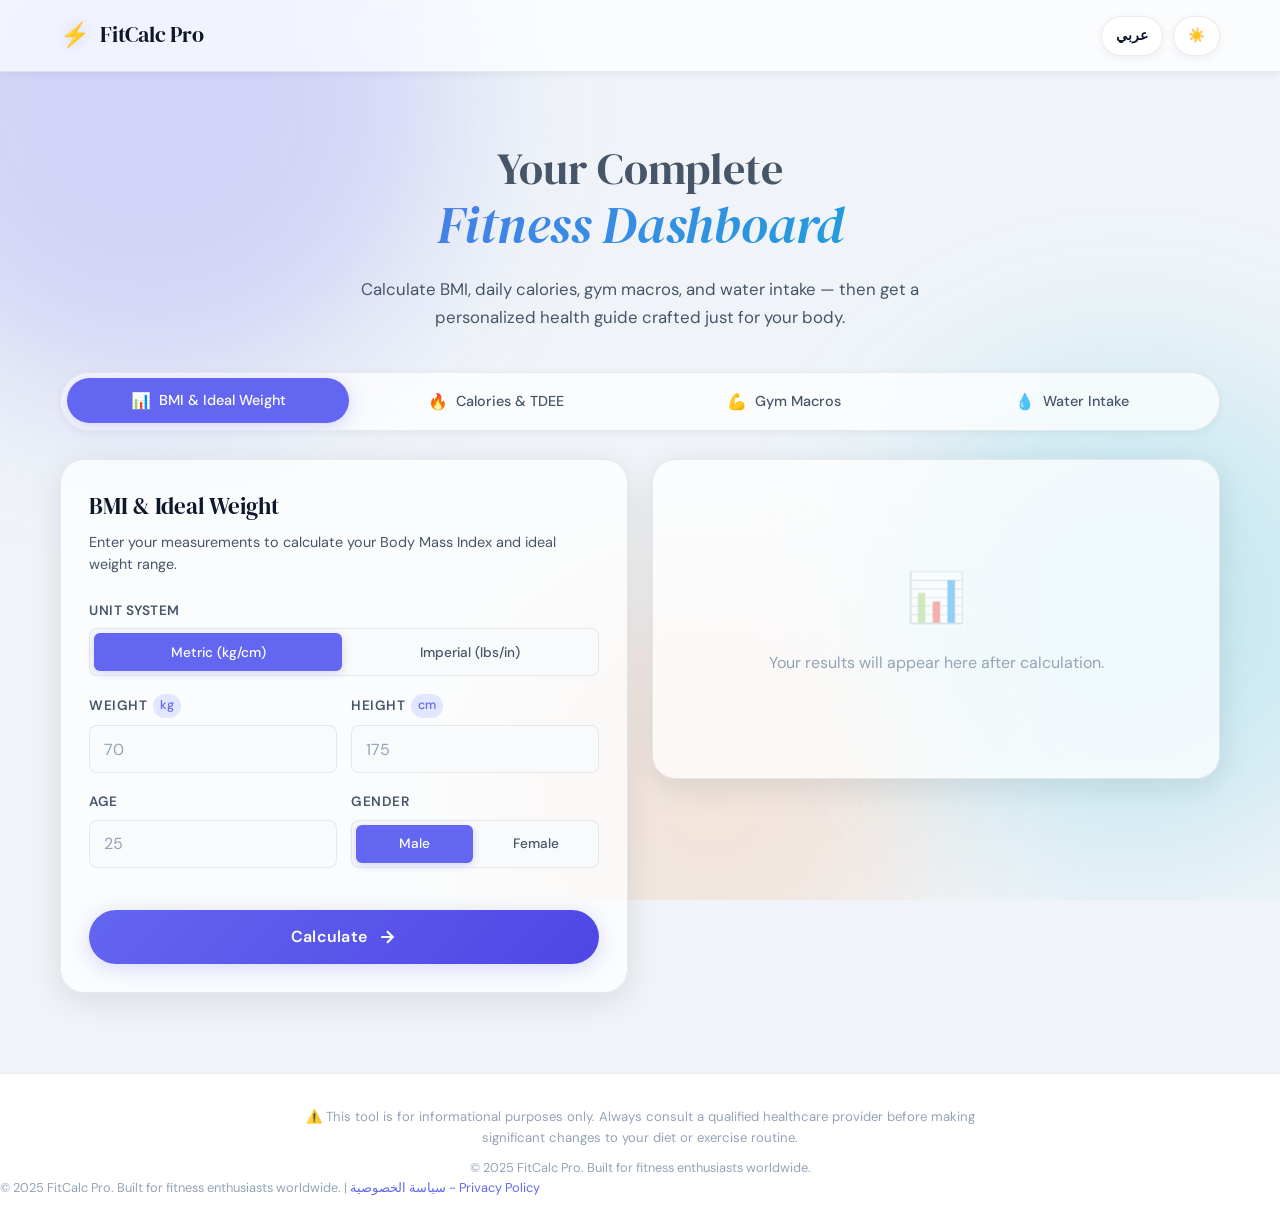
<file: index.html>
<!DOCTYPE html>
<html lang="en" dir="ltr" data-theme="light">
<head>
  <meta name="google-site-verification" content="G4dGzrAAOwLcqTyXN6_2MMXfRY1mqJXQ67NcwRz4MTI" />
  <meta name="google-site-verification" content="V1YOfBaalGSTcPQz6FaPjVjPdvSEZ8A1jnGacnP_oE8" />
  <meta charset="UTF-8" />
  <meta name="viewport" content="width=device-width, initial-scale=1.0" />
  <meta name="description" content="Free professional Fitness Calculator: BMI, Daily Calories (TDEE), Gym Macros, and Water Intake. Get personalized health advice instantly." />
  <meta name="keywords" content="BMI calculator, calorie calculator, TDEE, macros calculator, water intake, fitness, weight loss, muscle gain, health" />
  <meta property="og:title" content="FitCalc Pro — BMI, Calories, Macros & Water Calculator" />
  <meta property="og:description" content="Your all-in-one fitness dashboard. Calculate BMI, calories, macros, and water intake with personalized guidance." />
  <meta name="theme-color" content="#0f172a" />
  <title>FitCalc Pro — BMI, Calories, Macros & Water Calculator</title>
  <link rel="preconnect" href="https://fonts.googleapis.com" />
  <link rel="preconnect" href="https://fonts.gstatic.com" crossorigin />
  <link href="https://fonts.googleapis.com/css2?family=DM+Sans:ital,opsz,wght@0,9..40,300;0,9..40,400;0,9..40,500;0,9..40,600;0,9..40,700;1,9..40,400&family=DM+Serif+Display:ital@0;1&family=Cairo:wght@300;400;500;600;700&display=swap" rel="stylesheet" />
  <link rel="stylesheet" href="style.css" />
</head>
<body>

  <!-- ===== BACKGROUND MESH ===== -->
  <div class="bg-mesh" aria-hidden="true">
    <div class="mesh-orb mesh-orb--1"></div>
    <div class="mesh-orb mesh-orb--2"></div>
    <div class="mesh-orb mesh-orb--3"></div>
  </div>

  <!-- ===== HEADER ===== -->
  <header class="site-header">
    <div class="header-inner container">
      <div class="logo">
        <span class="logo-icon" aria-hidden="true">⚡</span>
        <span class="logo-text" data-i18n="appName">FitCalc Pro</span>
      </div>
      <div class="header-controls">
        <button class="btn-icon" id="langToggle" aria-label="Toggle language" title="العربية / English">
          <span class="lang-label" id="langLabel">عربي</span>
        </button>
        <button class="btn-icon" id="themeToggle" aria-label="Toggle theme">
          <span class="theme-icon theme-icon--light" aria-hidden="true">☀️</span>
          <span class="theme-icon theme-icon--dark" aria-hidden="true">🌙</span>
        </button>
      </div>
    </div>
  </header>

  <!-- ===== HERO ===== -->
  <section class="hero">
    <div class="container">
      <h1 class="hero-title">
        <span class="hero-title--line1" data-i18n="heroLine1">Your Complete</span>
        <em class="hero-title--accent" data-i18n="heroLine2">Fitness Dashboard</em>
      </h1>
      <p class="hero-sub" data-i18n="heroSub">
        Calculate BMI, daily calories, gym macros, and water intake — then get a personalized health guide crafted just for your body.
      </p>
    </div>
  </section>

  <!-- ===== MAIN APP ===== -->
  <main class="app-main container">

    <!-- TAB NAV -->
    <nav class="tab-nav" role="tablist" aria-label="Calculator tools">
      <button class="tab-btn active" role="tab" aria-selected="true" aria-controls="tab-bmi" data-tab="bmi">
        <span class="tab-icon" aria-hidden="true">📊</span>
        <span data-i18n="tabBMI">BMI & Ideal Weight</span>
      </button>
      <button class="tab-btn" role="tab" aria-selected="false" aria-controls="tab-calories" data-tab="calories">
        <span class="tab-icon" aria-hidden="true">🔥</span>
        <span data-i18n="tabCalories">Calories & TDEE</span>
      </button>
      <button class="tab-btn" role="tab" aria-selected="false" aria-controls="tab-macros" data-tab="macros">
        <span class="tab-icon" aria-hidden="true">💪</span>
        <span data-i18n="tabMacros">Gym Macros</span>
      </button>
      <button class="tab-btn" role="tab" aria-selected="false" aria-controls="tab-water" data-tab="water">
        <span class="tab-icon" aria-hidden="true">💧</span>
        <span data-i18n="tabWater">Water Intake</span>
      </button>
    </nav>

    <!-- ============================================================ -->
    <!-- TAB 1: BMI & IDEAL WEIGHT -->
    <!-- ============================================================ -->
    <section class="tab-panel active" id="tab-bmi" role="tabpanel" aria-labelledby="btn-bmi">
      <div class="panel-grid">

        <!-- INPUT CARD -->
        <div class="card card--input">
          <div class="card-header">
            <h2 class="card-title" data-i18n="bmiTitle">BMI & Ideal Weight</h2>
            <p class="card-desc" data-i18n="bmiDesc">Enter your measurements to calculate your Body Mass Index and ideal weight range.</p>
          </div>

          <div class="form-group">
            <label class="form-label" for="bmi-unit" data-i18n="unitSystem">Unit System</label>
            <div class="segmented-control" id="bmi-unit-control">
              <button class="seg-btn active" data-unit="metric" data-i18n="metric">Metric (kg/cm)</button>
              <button class="seg-btn" data-unit="imperial" data-i18n="imperial">Imperial (lbs/in)</button>
            </div>
          </div>

          <div class="form-row">
            <div class="form-group">
              <label class="form-label" for="bmi-weight">
                <span data-i18n="weight">Weight</span>
                <span class="unit-label" id="weightUnitLabel">kg</span>
              </label>
              <input class="form-input" type="number" id="bmi-weight" min="1" max="500" placeholder="70" autocomplete="off" />
            </div>
            <div class="form-group">
              <label class="form-label" for="bmi-height">
                <span data-i18n="height">Height</span>
                <span class="unit-label" id="heightUnitLabel">cm</span>
              </label>
              <input class="form-input" type="number" id="bmi-height" min="1" max="300" placeholder="175" autocomplete="off" />
            </div>
          </div>

          <div class="form-row">
            <div class="form-group">
              <label class="form-label" for="bmi-age" data-i18n="age">Age</label>
              <input class="form-input" type="number" id="bmi-age" min="5" max="120" placeholder="25" autocomplete="off" />
            </div>
            <div class="form-group">
              <label class="form-label" data-i18n="gender">Gender</label>
              <div class="segmented-control" id="bmi-gender-control">
                <button class="seg-btn active" data-gender="male" data-i18n="male">Male</button>
                <button class="seg-btn" data-gender="female" data-i18n="female">Female</button>
              </div>
            </div>
          </div>

          <button class="btn-calculate" id="calcBMI">
            <span data-i18n="calculate">Calculate</span>
            <svg class="btn-arrow" viewBox="0 0 24 24" fill="none" stroke="currentColor" stroke-width="2.5"><path d="M5 12h14M12 5l7 7-7 7"/></svg>
          </button>
        </div>

        <!-- RESULT CARD -->
        <div class="card card--result" id="bmi-results" aria-live="polite">
          <div class="result-placeholder" id="bmi-placeholder">
            <div class="placeholder-icon" aria-hidden="true">📊</div>
            <p data-i18n="resultPlaceholder">Your results will appear here after calculation.</p>
          </div>

          <div class="result-content hidden" id="bmi-result-content">
            <div class="bmi-score-wrap">
              <div class="bmi-score-circle">
                <span class="bmi-score-value" id="bmiValue">--</span>
                <span class="bmi-score-label" data-i18n="bmiLabel">BMI</span>
              </div>
              <div class="bmi-score-info">
                <span class="bmi-status-badge" id="bmiStatusBadge">--</span>
                <p class="bmi-range-text" id="bmiRangeText"></p>
              </div>
            </div>

            <!-- GAUGE -->
            <div class="bmi-gauge-wrap">
              <div class="bmi-gauge" aria-hidden="true">
                <div class="gauge-track">
                  <div class="gauge-segment seg--underweight"></div>
                  <div class="gauge-segment seg--healthy"></div>
                  <div class="gauge-segment seg--overweight"></div>
                  <div class="gauge-segment seg--obese"></div>
                </div>
                <div class="gauge-needle" id="gaugeNeedle"></div>
                <div class="gauge-labels">
                  <span data-i18n="underweight">Underweight</span>
                  <span data-i18n="healthy">Healthy</span>
                  <span data-i18n="overweight">Overweight</span>
                  <span data-i18n="obese">Obese</span>
                </div>
              </div>
            </div>

            <!-- IDEAL WEIGHT -->
            <div class="ideal-weight-card">
              <h3 class="iw-title" data-i18n="idealWeightTitle">Ideal Weight Range</h3>
              <div class="iw-range">
                <div class="iw-item">
                  <span class="iw-method">Hamwi</span>
                  <span class="iw-value" id="iwHamwi">--</span>
                </div>
                <div class="iw-item">
                  <span class="iw-method">Devine</span>
                  <span class="iw-value" id="iwDevine">--</span>
                </div>
                <div class="iw-item">
                  <span class="iw-method">Robinson</span>
                  <span class="iw-value" id="iwRobinson">--</span>
                </div>
                <div class="iw-item iw-item--highlight">
                  <span class="iw-method" data-i18n="average">Average</span>
                  <span class="iw-value" id="iwAverage">--</span>
                </div>
              </div>
            </div>

            <button class="btn-export" id="exportBMI">
              <span aria-hidden="true">⬇</span>
              <span data-i18n="exportReport">Download Report</span>
            </button>
          </div>
        </div>
      </div>

      <!-- DYNAMIC ARTICLE -->
      <div class="article-section hidden" id="bmi-article" aria-live="polite"></div>
    </section>

    <!-- ============================================================ -->
    <!-- TAB 2: CALORIES & TDEE -->
    <!-- ============================================================ -->
    <section class="tab-panel" id="tab-calories" role="tabpanel">
      <div class="panel-grid">

        <div class="card card--input">
          <div class="card-header">
            <h2 class="card-title" data-i18n="calTitle">Daily Calories & TDEE</h2>
            <p class="card-desc" data-i18n="calDesc">Uses the Mifflin-St Jeor Equation to estimate your Basal Metabolic Rate and Total Daily Energy Expenditure.</p>
          </div>

          <div class="form-group">
            <label class="form-label" data-i18n="unitSystem">Unit System</label>
            <div class="segmented-control" id="cal-unit-control">
              <button class="seg-btn active" data-unit="metric" data-i18n="metric">Metric (kg/cm)</button>
              <button class="seg-btn" data-unit="imperial" data-i18n="imperial">Imperial (lbs/in)</button>
            </div>
          </div>

          <div class="form-row">
            <div class="form-group">
              <label class="form-label" for="cal-weight">
                <span data-i18n="weight">Weight</span>
                <span class="unit-label" id="calWeightUnitLabel">kg</span>
              </label>
              <input class="form-input" type="number" id="cal-weight" min="1" placeholder="70" autocomplete="off" />
            </div>
            <div class="form-group">
              <label class="form-label" for="cal-height">
                <span data-i18n="height">Height</span>
                <span class="unit-label" id="calHeightUnitLabel">cm</span>
              </label>
              <input class="form-input" type="number" id="cal-height" min="1" placeholder="175" autocomplete="off" />
            </div>
          </div>

          <div class="form-row">
            <div class="form-group">
              <label class="form-label" for="cal-age" data-i18n="age">Age</label>
              <input class="form-input" type="number" id="cal-age" min="5" max="120" placeholder="25" autocomplete="off" />
            </div>
            <div class="form-group">
              <label class="form-label" data-i18n="gender">Gender</label>
              <div class="segmented-control" id="cal-gender-control">
                <button class="seg-btn active" data-gender="male" data-i18n="male">Male</button>
                <button class="seg-btn" data-gender="female" data-i18n="female">Female</button>
              </div>
            </div>
          </div>

          <div class="form-group">
            <label class="form-label" for="cal-activity" data-i18n="activityLevel">Activity Level</label>
            <select class="form-select" id="cal-activity">
              <option value="1.2" data-i18n="actSedentary">Sedentary (desk job, little/no exercise)</option>
              <option value="1.375" data-i18n="actLight">Lightly Active (1–3 days/week)</option>
              <option value="1.55" data-i18n="actModerate">Moderately Active (3–5 days/week)</option>
              <option value="1.725" data-i18n="actVery">Very Active (6–7 days/week)</option>
              <option value="1.9" data-i18n="actAthlete">Athlete (2x/day, intense training)</option>
            </select>
          </div>

          <div class="form-group">
            <label class="form-label" data-i18n="goal">Your Goal</label>
            <div class="goal-control" id="cal-goal-control">
              <button class="goal-btn" data-goal="lose" data-i18n="goalLose">🔥 Lose Weight</button>
              <button class="goal-btn active" data-goal="maintain" data-i18n="goalMaintain">⚖️ Maintain</button>
              <button class="goal-btn" data-goal="gain" data-i18n="goalGain">💪 Gain Muscle</button>
            </div>
          </div>

          <button class="btn-calculate" id="calcCalories">
            <span data-i18n="calculate">Calculate</span>
            <svg class="btn-arrow" viewBox="0 0 24 24" fill="none" stroke="currentColor" stroke-width="2.5"><path d="M5 12h14M12 5l7 7-7 7"/></svg>
          </button>
        </div>

        <div class="card card--result" id="cal-results" aria-live="polite">
          <div class="result-placeholder" id="cal-placeholder">
            <div class="placeholder-icon" aria-hidden="true">🔥</div>
            <p data-i18n="resultPlaceholder">Your results will appear here after calculation.</p>
          </div>

          <div class="result-content hidden" id="cal-result-content">
            <div class="cal-main-result">
              <div class="cal-metric">
                <span class="cal-metric-value" id="bmrValue">--</span>
                <span class="cal-metric-label" data-i18n="bmrLabel">BMR (Base)</span>
                <span class="cal-metric-hint" data-i18n="bmrHint">Calories at rest</span>
              </div>
              <div class="cal-divider" aria-hidden="true">→</div>
              <div class="cal-metric cal-metric--primary">
                <span class="cal-metric-value" id="tdeeValue">--</span>
                <span class="cal-metric-label" data-i18n="tdeeLabel">TDEE (Daily)</span>
                <span class="cal-metric-hint" data-i18n="tdeeHint">With your activity</span>
              </div>
            </div>

            <div class="cal-goal-result">
              <div class="goal-result-card" id="goalResultCard">
                <div class="goal-result-icon" id="goalResultIcon" aria-hidden="true">⚖️</div>
                <div class="goal-result-info">
                  <span class="goal-result-label" id="goalResultLabel" data-i18n="goalMaintain">Maintenance</span>
                  <span class="goal-result-value" id="goalCalValue">--</span>
                  <span class="goal-result-sub" data-i18n="caloriesPerDay">calories / day</span>
                </div>
              </div>
            </div>

            <div class="cal-breakdown">
              <h3 class="breakdown-title" data-i18n="calBreakdownTitle">Weekly Goal Timeline</h3>
              <div class="breakdown-grid">
                <div class="breakdown-item">
                  <span class="breakdown-label" data-i18n="weekly">Weekly</span>
                  <span class="breakdown-value" id="weeklyChange">--</span>
                </div>
                <div class="breakdown-item">
                  <span class="breakdown-label" data-i18n="monthly">Monthly</span>
                  <span class="breakdown-value" id="monthlyChange">--</span>
                </div>
              </div>
            </div>

            <button class="btn-export" id="exportCalories">
              <span aria-hidden="true">⬇</span>
              <span data-i18n="exportReport">Download Report</span>
            </button>
          </div>
        </div>
      </div>
    </section>

    <!-- ============================================================ -->
    <!-- TAB 3: GYM MACROS -->
    <!-- ============================================================ -->
    <section class="tab-panel" id="tab-macros" role="tabpanel">
      <div class="panel-grid">

        <div class="card card--input">
          <div class="card-header">
            <h2 class="card-title" data-i18n="macroTitle">Gym Macros Calculator</h2>
            <p class="card-desc" data-i18n="macroDesc">Break down your daily calories into the optimal grams of Protein, Carbohydrates, and Fats for your fitness goal.</p>
          </div>

          <div class="form-group">
            <label class="form-label" for="macro-tdee" data-i18n="macroTDEELabel">Your TDEE / Daily Calories</label>
            <input class="form-input" type="number" id="macro-tdee" min="800" max="10000" placeholder="2500" autocomplete="off" />
            <span class="form-hint" data-i18n="macroTDEEHint">Use your result from the Calories tab, or enter manually.</span>
          </div>

          <div class="form-group">
            <label class="form-label" data-i18n="goal">Your Fitness Goal</label>
            <div class="goal-control" id="macro-goal-control">
              <button class="goal-btn" data-goal="cut" data-i18n="goalCut">🔥 Cut (Fat Loss)</button>
              <button class="goal-btn active" data-goal="maintain" data-i18n="goalMaintain">⚖️ Maintain</button>
              <button class="goal-btn" data-goal="bulk" data-i18n="goalBulk">💪 Bulk (Muscle Gain)</button>
            </div>
          </div>

          <div class="form-group">
            <label class="form-label" data-i18n="bodyType">Body Type / Preference</label>
            <div class="segmented-control" id="macro-body-control">
              <button class="seg-btn active" data-body="ecto" data-i18n="ecto">Ectomorph</button>
              <button class="seg-btn" data-body="meso" data-i18n="meso">Mesomorph</button>
              <button class="seg-btn" data-body="endo" data-i18n="endo">Endomorph</button>
            </div>
          </div>

          <button class="btn-calculate" id="calcMacros">
            <span data-i18n="calculate">Calculate</span>
            <svg class="btn-arrow" viewBox="0 0 24 24" fill="none" stroke="currentColor" stroke-width="2.5"><path d="M5 12h14M12 5l7 7-7 7"/></svg>
          </button>
        </div>

        <div class="card card--result" id="macro-results" aria-live="polite">
          <div class="result-placeholder" id="macro-placeholder">
            <div class="placeholder-icon" aria-hidden="true">💪</div>
            <p data-i18n="resultPlaceholder">Your results will appear here after calculation.</p>
          </div>

          <div class="result-content hidden" id="macro-result-content">
            <div class="macro-donut-wrap">
              <canvas id="macroDonut" width="200" height="200" aria-label="Macro distribution chart"></canvas>
              <div class="macro-donut-center">
                <span class="macro-donut-total" id="macroTotal">--</span>
                <span class="macro-donut-label" data-i18n="caloriesPerDay">cal/day</span>
              </div>
            </div>

            <div class="macro-bars">
              <div class="macro-bar-item">
                <div class="macro-bar-header">
                  <span class="macro-bar-name" data-i18n="protein">🥩 Protein</span>
                  <span class="macro-bar-value" id="proteinGrams">-- g</span>
                  <span class="macro-bar-pct" id="proteinPct">--%</span>
                </div>
                <div class="macro-bar-track"><div class="macro-bar-fill macro-bar-fill--protein" id="proteinBar"></div></div>
                <span class="macro-bar-cal" id="proteinCal">-- kcal</span>
              </div>
              <div class="macro-bar-item">
                <div class="macro-bar-header">
                  <span class="macro-bar-name" data-i18n="carbs">🍚 Carbohydrates</span>
                  <span class="macro-bar-value" id="carbsGrams">-- g</span>
                  <span class="macro-bar-pct" id="carbsPct">--%</span>
                </div>
                <div class="macro-bar-track"><div class="macro-bar-fill macro-bar-fill--carbs" id="carbsBar"></div></div>
                <span class="macro-bar-cal" id="carbsCal">-- kcal</span>
              </div>
              <div class="macro-bar-item">
                <div class="macro-bar-header">
                  <span class="macro-bar-name" data-i18n="fats">🥑 Fats</span>
                  <span class="macro-bar-value" id="fatsGrams">-- g</span>
                  <span class="macro-bar-pct" id="fatsPct">--%</span>
                </div>
                <div class="macro-bar-track"><div class="macro-bar-fill macro-bar-fill--fats" id="fatsBar"></div></div>
                <span class="macro-bar-cal" id="fatsCal">-- kcal</span>
              </div>
            </div>

            <div class="macro-meals">
              <h3 class="breakdown-title" data-i18n="perMealTitle">Per Meal Split (3 meals)</h3>
              <div class="meal-row">
                <span class="meal-macro protein-dot" data-i18n="protein">Protein</span>
                <span id="mealProtein">--</span>
              </div>
              <div class="meal-row">
                <span class="meal-macro carbs-dot" data-i18n="carbs">Carbs</span>
                <span id="mealCarbs">--</span>
              </div>
              <div class="meal-row">
                <span class="meal-macro fats-dot" data-i18n="fats">Fats</span>
                <span id="mealFats">--</span>
              </div>
            </div>

            <button class="btn-export" id="exportMacros">
              <span aria-hidden="true">⬇</span>
              <span data-i18n="exportReport">Download Report</span>
            </button>
          </div>
        </div>
      </div>
    </section>

    <!-- ============================================================ -->
    <!-- TAB 4: WATER INTAKE -->
    <!-- ============================================================ -->
    <section class="tab-panel" id="tab-water" role="tabpanel">
      <div class="panel-grid">

        <div class="card card--input">
          <div class="card-header">
            <h2 class="card-title" data-i18n="waterTitle">Daily Water Intake</h2>
            <p class="card-desc" data-i18n="waterDesc">Calculate how much water your body needs each day based on your weight, activity, and environment.</p>
          </div>

          <div class="form-group">
            <label class="form-label" data-i18n="unitSystem">Unit System</label>
            <div class="segmented-control" id="water-unit-control">
              <button class="seg-btn active" data-unit="metric" data-i18n="metric">Metric (kg)</button>
              <button class="seg-btn" data-unit="imperial" data-i18n="imperial">Imperial (lbs)</button>
            </div>
          </div>

          <div class="form-group">
            <label class="form-label" for="water-weight">
              <span data-i18n="weight">Weight</span>
              <span class="unit-label" id="waterWeightUnitLabel">kg</span>
            </label>
            <input class="form-input" type="number" id="water-weight" min="1" placeholder="70" autocomplete="off" />
          </div>

          <div class="form-group">
            <label class="form-label" for="water-activity" data-i18n="activityLevel">Activity Level</label>
            <select class="form-select" id="water-activity">
              <option value="sedentary" data-i18n="actSedentary">Sedentary (desk job, little/no exercise)</option>
              <option value="light" data-i18n="actLight">Lightly Active (1–3 days/week)</option>
              <option value="moderate" data-i18n="actModerate">Moderately Active (3–5 days/week)</option>
              <option value="very" data-i18n="actVery">Very Active (6–7 days/week)</option>
              <option value="athlete" data-i18n="actAthlete">Athlete (2x/day, intense training)</option>
            </select>
          </div>

          <div class="form-group">
            <label class="form-label" for="water-climate" data-i18n="climate">Climate / Environment</label>
            <select class="form-select" id="water-climate">
              <option value="cool" data-i18n="climateCool">Cool / Temperate</option>
              <option value="normal" data-i18n="climateNormal" selected>Normal</option>
              <option value="hot" data-i18n="climateHot">Hot / Humid</option>
              <option value="veryhot" data-i18n="climateVeryHot">Very Hot / Desert</option>
            </select>
          </div>

          <button class="btn-calculate" id="calcWater">
            <span data-i18n="calculate">Calculate</span>
            <svg class="btn-arrow" viewBox="0 0 24 24" fill="none" stroke="currentColor" stroke-width="2.5"><path d="M5 12h14M12 5l7 7-7 7"/></svg>
          </button>
        </div>

        <div class="card card--result" id="water-results" aria-live="polite">
          <div class="result-placeholder" id="water-placeholder">
            <div class="placeholder-icon" aria-hidden="true">💧</div>
            <p data-i18n="resultPlaceholder">Your results will appear here after calculation.</p>
          </div>

          <div class="result-content hidden" id="water-result-content">
            <div class="water-visual">
              <div class="water-bottle-wrap" aria-hidden="true">
                <div class="water-bottle">
                  <div class="water-fill" id="waterFill"></div>
                  <div class="water-waves"></div>
                </div>
              </div>
              <div class="water-main-info">
                <span class="water-liters" id="waterLiters">--</span>
                <span class="water-liters-label" data-i18n="litersPerDay">Liters / Day</span>
                <span class="water-glasses" id="waterGlasses">--</span>
                <span class="water-glasses-label" data-i18n="glassesPerDay">Glasses / Day</span>
              </div>
            </div>

            <div class="water-schedule">
              <h3 class="breakdown-title" data-i18n="waterScheduleTitle">Daily Drinking Schedule</h3>
              <div class="schedule-grid" id="waterScheduleGrid"></div>
            </div>

            <div class="water-tips" id="waterTipsBox">
              <h3 class="breakdown-title" data-i18n="waterTipsTitle">Hydration Tips</h3>
              <div class="tips-list" id="waterTipsList"></div>
            </div>

            <button class="btn-export" id="exportWater">
              <span aria-hidden="true">⬇</span>
              <span data-i18n="exportReport">Download Report</span>
            </button>
          </div>
        </div>
      </div>
    </section>

  </main>

  <!-- ===== FOOTER ===== -->
  <footer class="site-footer">
    <div class="container footer-inner">
      <p class="footer-disclaimer" data-i18n="disclaimer">
        ⚠️ This tool is for informational purposes only. Always consult a qualified healthcare provider before making significant changes to your diet or exercise routine.
      </p>
      <p class="footer-copy">© 2025 FitCalc Pro. Built for fitness enthusiasts worldwide.</p>
    </div>
    <p class="footer-copy">
  © 2025 FitCalc Pro. Built for fitness enthusiasts worldwide. | 
  <a href="privacy-policy.html" style="color: var(--accent); text-decoration: none;">سياسة الخصوصية - Privacy Policy</a>
</p>
  </footer>

  <script src="script.js"></script>
</body>
</html>
</file>
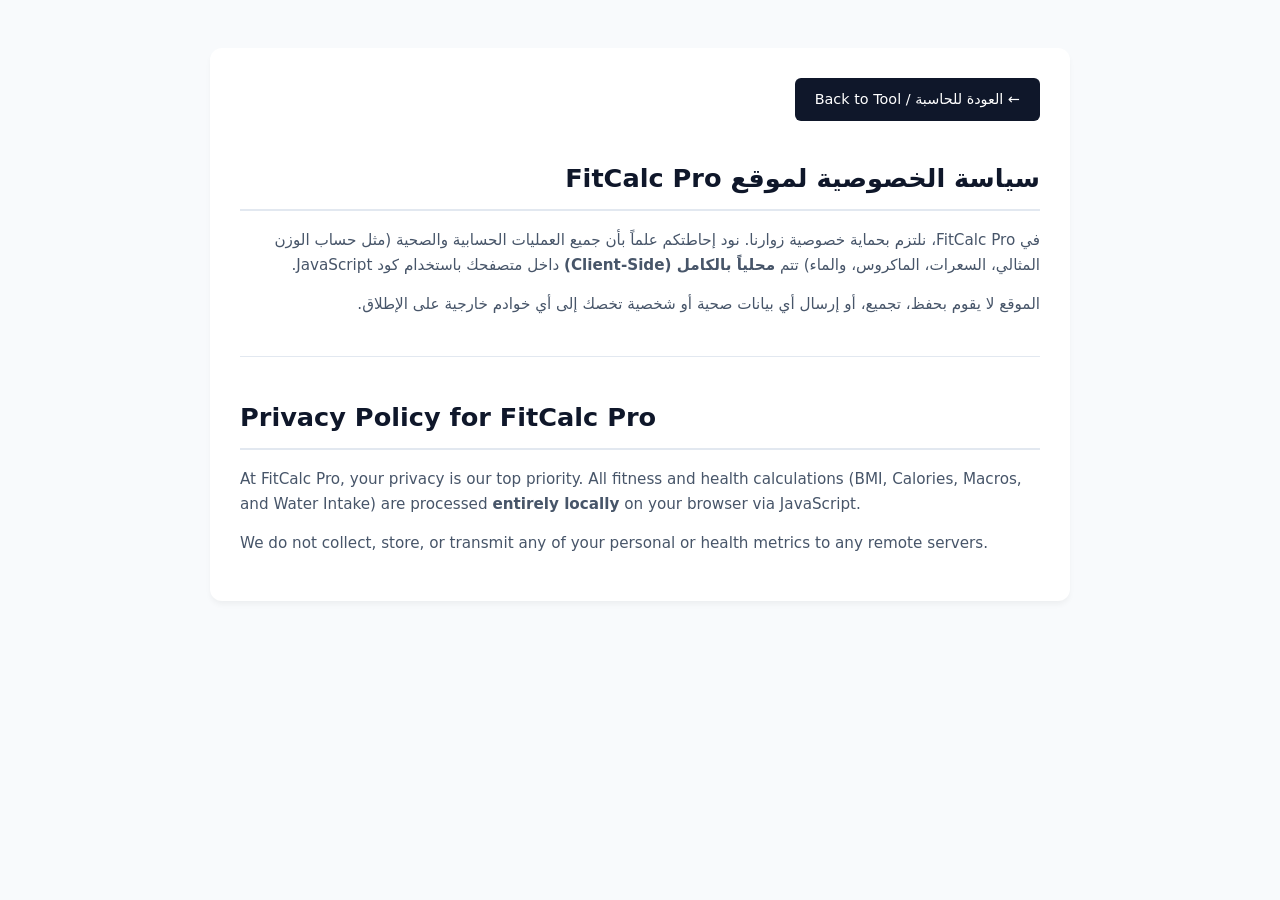
<file: privacy-policy.html>
<!DOCTYPE html>
<html lang="ar" dir="rtl">
<head>
  <meta charset="UTF-8" />
  <meta name="viewport" content="width=device-width, initial-scale=1.0" />
  <title>سياسة الخصوصية | Privacy Policy — FitCalc Pro</title>
  <style>
    body { font-family: system-ui, -apple-system, sans-serif; line-height: 1.6; color: #1e293b; background: #f8fafc; padding: 40px 20px; }
    .container { max-width: 800px; margin: 0 auto; background: #fff; padding: 30px; border-radius: 12px; box-shadow: 0 4px 6px -1px rgba(0,0,0,0.05); }
    h1 { color: #0f172a; border-bottom: 2px solid #e2e8f0; padding-bottom: 10px; font-size: 1.6rem; }
    h2 { color: #3b82f6; font-size: 1.2rem; margin-top: 25px; }
    p { color: #475569; font-size: 0.95rem; }
    .back-btn { display: inline-block; background: #0f172a; color: #fff; padding: 10px 20px; text-decoration: none; border-radius: 6px; font-size: 0.9rem; margin-bottom: 20px; }
  </style>
</head>
<body>

  <div class="container">
    <a href="index.html" class="back-btn">← العودة للحاسبة / Back to Tool</a>

    <div>
      <h1>سياسة الخصوصية لموقع FitCalc Pro</h1>
      <p>في FitCalc Pro، نلتزم بحماية خصوصية زوارنا. نود إحاطتكم علماً بأن جميع العمليات الحسابية والصحية (مثل حساب الوزن المثالي، السعرات، الماكروس، والماء) تتم <strong>محلياً بالكامل (Client-Side)</strong> داخل متصفحك باستخدام كود JavaScript.</p>
      <p>الموقع لا يقوم بحفظ، تجميع، أو إرسال أي بيانات صحية أو شخصية تخصك إلى أي خوادم خارجية على الإطلاق.</p>
    </div>

    <hr style="margin: 40px 0; border: 0; border-top: 1px solid #e2e8f0;" />

    <div style="direction: ltr; text-align: left;">
      <h1>Privacy Policy for FitCalc Pro</h1>
      <p>At FitCalc Pro, your privacy is our top priority. All fitness and health calculations (BMI, Calories, Macros, and Water Intake) are processed <strong>entirely locally</strong> on your browser via JavaScript.</p>
      <p>We do not collect, store, or transmit any of your personal or health metrics to any remote servers.</p>
    </div>
  </div>

</body>
</html>
</file>
<file: style.css>
/* =====================================================
   FITCALC PRO — style.css
   Premium Fitness Dashboard UI
   ===================================================== */

/* ── 1. CSS VARIABLES & THEMING ── */
:root {
  /* Core Palette — Light */
  --bg-base:        #f0f4f8;
  --bg-surface:     #ffffff;
  --bg-glass:       rgba(255,255,255,0.72);
  --bg-glass-hover: rgba(255,255,255,0.88);
  --bg-input:       #f8fafc;
  --bg-input-focus: #ffffff;
  --border:         rgba(15,23,42,0.08);
  --border-focus:   var(--accent);
  --shadow-sm:      0 2px 8px rgba(15,23,42,0.06);
  --shadow-md:      0 8px 32px rgba(15,23,42,0.10);
  --shadow-lg:      0 20px 60px rgba(15,23,42,0.14);
  --shadow-glow:    0 0 40px rgba(99,102,241,0.18);

  --text-primary:   #0f172a;
  --text-secondary: #475569;
  --text-muted:     #94a3b8;
  --text-inverse:   #ffffff;

  /* Brand */
  --accent:         #6366f1;
  --accent-light:   #e0e7ff;
  --accent-dark:    #4f46e5;
  --accent-glow:    rgba(99,102,241,0.25);

  /* Macro / Status Colors */
  --color-protein:  #f97316;
  --color-carbs:    #3b82f6;
  --color-fats:     #a855f7;
  --color-water:    #06b6d4;

  --bmi-underweight: #38bdf8;
  --bmi-healthy:     #22c55e;
  --bmi-overweight:  #f59e0b;
  --bmi-obese:       #ef4444;

  /* Layout */
  --radius-sm:  8px;
  --radius-md:  16px;
  --radius-lg:  24px;
  --radius-xl:  32px;
  --radius-full:9999px;

  --max-width: 1200px;
  --header-h:  72px;

  /* Typography */
  --font-body:    'DM Sans', sans-serif;
  --font-display: 'DM Serif Display', serif;
  --font-ar:      'Cairo', sans-serif;

  /* Transitions */
  --ease:       cubic-bezier(0.4, 0, 0.2, 1);
  --ease-spring:cubic-bezier(0.34, 1.56, 0.64, 1);
  --t-fast:     140ms;
  --t-base:     240ms;
  --t-slow:     420ms;

  /* Mesh orb colors */
  --orb1: rgba(99, 102, 241, 0.22);
  --orb2: rgba(6, 182, 212, 0.16);
  --orb3: rgba(249, 115, 22, 0.12);
}

[data-theme="dark"] {
  --bg-base:        #0a0f1e;
  --bg-surface:     #111827;
  --bg-glass:       rgba(17,24,39,0.78);
  --bg-glass-hover: rgba(30,41,59,0.90);
  --bg-input:       #1e293b;
  --bg-input-focus: #243044;
  --border:         rgba(255,255,255,0.08);
  --border-focus:   var(--accent);
  --shadow-sm:      0 2px 8px rgba(0,0,0,0.25);
  --shadow-md:      0 8px 32px rgba(0,0,0,0.35);
  --shadow-lg:      0 20px 60px rgba(0,0,0,0.5);
  --shadow-glow:    0 0 60px rgba(99,102,241,0.22);

  --text-primary:   #f1f5f9;
  --text-secondary: #94a3b8;
  --text-muted:     #64748b;
  --text-inverse:   #0f172a;

  --accent-light:   rgba(99,102,241,0.18);

  --orb1: rgba(99, 102, 241, 0.15);
  --orb2: rgba(6, 182, 212, 0.10);
  --orb3: rgba(249, 115, 22, 0.08);
}

/* ── 2. RESET & BASE ── */
*, *::before, *::after {
  box-sizing: border-box;
  margin: 0;
  padding: 0;
}

html {
  font-size: 16px;
  scroll-behavior: smooth;
  -webkit-text-size-adjust: 100%;
}

body {
  font-family: var(--font-body);
  background: var(--bg-base);
  color: var(--text-primary);
  line-height: 1.6;
  min-height: 100vh;
  overflow-x: hidden;
  transition: background var(--t-slow) var(--ease), color var(--t-base) var(--ease);
}

html[lang="ar"] body,
html[dir="rtl"] body {
  font-family: var(--font-ar);
}

img, video { max-width: 100%; display: block; }
button { cursor: pointer; font-family: inherit; }
input, select, textarea { font-family: inherit; }
a { color: var(--accent); text-decoration: none; }

/* ── 3. BACKGROUND MESH ── */
.bg-mesh {
  position: fixed;
  inset: 0;
  pointer-events: none;
  z-index: 0;
  overflow: hidden;
}
.mesh-orb {
  position: absolute;
  border-radius: 50%;
  filter: blur(80px);
  animation: orbFloat 18s ease-in-out infinite;
}
.mesh-orb--1 {
  width: 600px; height: 600px;
  top: -200px; left: -150px;
  background: var(--orb1);
  animation-delay: 0s;
}
.mesh-orb--2 {
  width: 500px; height: 500px;
  top: 40%; right: -100px;
  background: var(--orb2);
  animation-delay: -6s;
}
.mesh-orb--3 {
  width: 400px; height: 400px;
  bottom: -100px; left: 40%;
  background: var(--orb3);
  animation-delay: -12s;
}
@keyframes orbFloat {
  0%, 100% { transform: translate(0, 0) scale(1); }
  33%       { transform: translate(40px, -30px) scale(1.05); }
  66%       { transform: translate(-30px, 20px) scale(0.97); }
}

/* ── 4. CONTAINER ── */
.container {
  max-width: var(--max-width);
  margin: 0 auto;
  padding: 0 20px;
  position: relative;
  z-index: 1;
}

/* ── 5. HEADER ── */
.site-header {
  position: sticky;
  top: 0;
  z-index: 100;
  height: var(--header-h);
  backdrop-filter: blur(20px) saturate(1.6);
  -webkit-backdrop-filter: blur(20px) saturate(1.6);
  background: var(--bg-glass);
  border-bottom: 1px solid var(--border);
  box-shadow: var(--shadow-sm);
  transition: background var(--t-slow) var(--ease);
}
.header-inner {
  display: flex;
  align-items: center;
  justify-content: space-between;
  height: 100%;
}
.logo {
  display: flex;
  align-items: center;
  gap: 10px;
}
.logo-icon {
  font-size: 1.5rem;
  filter: drop-shadow(0 0 8px var(--accent-glow));
  animation: pulse-icon 3s ease-in-out infinite;
}
@keyframes pulse-icon {
  0%, 100% { filter: drop-shadow(0 0 8px var(--accent-glow)); }
  50%       { filter: drop-shadow(0 0 18px var(--accent-glow)); }
}
.logo-text {
  font-family: var(--font-display);
  font-size: 1.35rem;
  font-weight: 400;
  color: var(--text-primary);
  letter-spacing: -0.01em;
}
.header-controls {
  display: flex;
  align-items: center;
  gap: 10px;
}
.btn-icon {
  display: flex;
  align-items: center;
  justify-content: center;
  gap: 6px;
  height: 40px;
  padding: 0 14px;
  border-radius: var(--radius-full);
  border: 1px solid var(--border);
  background: var(--bg-surface);
  color: var(--text-primary);
  font-size: 0.85rem;
  font-weight: 500;
  transition: all var(--t-fast) var(--ease);
  box-shadow: var(--shadow-sm);
}
.btn-icon:hover {
  background: var(--accent);
  color: #fff;
  border-color: var(--accent);
  transform: translateY(-1px);
  box-shadow: 0 4px 16px var(--accent-glow);
}
.theme-icon--light { display: inline; }
.theme-icon--dark  { display: none; }
[data-theme="dark"] .theme-icon--light { display: none; }
[data-theme="dark"] .theme-icon--dark  { display: inline; }
.lang-label { font-size: 0.85rem; font-weight: 600; }

/* ── 6. HERO ── */
.hero {
  padding: 72px 0 40px;
  text-align: center;
  position: relative;
  z-index: 1;
}
.hero-title {
  font-family: var(--font-display);
  font-weight: 400;
  line-height: 1.15;
  font-size: clamp(2rem, 5vw, 3.25rem);
  color: var(--text-primary);
  margin-bottom: 20px;
}
.hero-title--line1 {
  display: block;
  font-size: 0.85em;
  color: var(--text-secondary);
}
.hero-title--accent {
  display: block;
  font-style: italic;
  background: linear-gradient(135deg, var(--accent), var(--color-water));
  -webkit-background-clip: text;
  -webkit-text-fill-color: transparent;
  background-clip: text;
}
.hero-sub {
  max-width: 600px;
  margin: 0 auto;
  color: var(--text-secondary);
  font-size: 1.05rem;
  line-height: 1.7;
}

/* ── 7. APP MAIN ── */
.app-main {
  padding-bottom: 80px;
}

/* ── 8. TAB NAV ── */
.tab-nav {
  display: flex;
  gap: 6px;
  background: var(--bg-glass);
  backdrop-filter: blur(16px);
  -webkit-backdrop-filter: blur(16px);
  border: 1px solid var(--border);
  border-radius: var(--radius-xl);
  padding: 6px;
  margin-bottom: 28px;
  box-shadow: var(--shadow-sm);
  overflow-x: auto;
  scrollbar-width: none;
}
.tab-nav::-webkit-scrollbar { display: none; }
.tab-btn {
  flex: 1;
  min-width: 140px;
  display: flex;
  align-items: center;
  justify-content: center;
  gap: 8px;
  padding: 12px 16px;
  border-radius: var(--radius-lg);
  border: none;
  background: transparent;
  color: var(--text-secondary);
  font-size: 0.9rem;
  font-weight: 500;
  white-space: nowrap;
  transition: all var(--t-base) var(--ease);
}
.tab-btn:hover {
  background: var(--bg-glass-hover);
  color: var(--text-primary);
}
.tab-btn.active {
  background: var(--accent);
  color: #fff;
  box-shadow: 0 4px 20px var(--accent-glow);
  transform: translateY(-1px);
}
.tab-icon { font-size: 1.1em; }

/* ── 9. TAB PANELS ── */
.tab-panel {
  display: none;
  animation: panelIn var(--t-slow) var(--ease) both;
}
.tab-panel.active { display: block; }
@keyframes panelIn {
  from { opacity: 0; transform: translateY(16px); }
  to   { opacity: 1; transform: translateY(0); }
}

/* ── 10. PANEL GRID ── */
.panel-grid {
  display: grid;
  grid-template-columns: 1fr 1fr;
  gap: 24px;
  align-items: start;
}
@media (max-width: 820px) {
  .panel-grid { grid-template-columns: 1fr; }
}

/* ── 11. CARD ── */
.card {
  background: var(--bg-glass);
  backdrop-filter: blur(20px) saturate(1.4);
  -webkit-backdrop-filter: blur(20px) saturate(1.4);
  border: 1px solid var(--border);
  border-radius: var(--radius-lg);
  padding: 28px;
  box-shadow: var(--shadow-md);
  transition: box-shadow var(--t-base) var(--ease);
}
.card:hover { box-shadow: var(--shadow-lg); }
.card--result { min-height: 320px; }
.card-header { margin-bottom: 24px; }
.card-title {
  font-family: var(--font-display);
  font-size: 1.45rem;
  font-weight: 400;
  color: var(--text-primary);
  margin-bottom: 6px;
}
.card-desc {
  color: var(--text-secondary);
  font-size: 0.9rem;
  line-height: 1.55;
}

/* ── 12. FORM ELEMENTS ── */
.form-group { margin-bottom: 18px; }
.form-row {
  display: grid;
  grid-template-columns: 1fr 1fr;
  gap: 14px;
}
.form-label {
  display: flex;
  align-items: center;
  gap: 6px;
  font-size: 0.85rem;
  font-weight: 600;
  color: var(--text-secondary);
  margin-bottom: 7px;
  text-transform: uppercase;
  letter-spacing: 0.04em;
}
.unit-label {
  font-size: 0.78rem;
  font-weight: 500;
  color: var(--accent);
  background: var(--accent-light);
  padding: 2px 7px;
  border-radius: var(--radius-full);
  text-transform: lowercase;
  letter-spacing: 0;
}
.form-input, .form-select {
  width: 100%;
  height: 48px;
  padding: 0 14px;
  border-radius: var(--radius-sm);
  border: 1.5px solid var(--border);
  background: var(--bg-input);
  color: var(--text-primary);
  font-size: 1rem;
  font-family: inherit;
  transition: all var(--t-fast) var(--ease);
  outline: none;
  appearance: none;
  -webkit-appearance: none;
}
.form-input:focus, .form-select:focus {
  border-color: var(--accent);
  background: var(--bg-input-focus);
  box-shadow: 0 0 0 3px var(--accent-glow);
}
.form-input::placeholder { color: var(--text-muted); }
.form-select {
  background-image: url("data:image/svg+xml,%3Csvg xmlns='http://www.w3.org/2000/svg' width='16' height='16' fill='none' viewBox='0 0 24 24'%3E%3Cpath stroke='%2394a3b8' stroke-width='2' stroke-linecap='round' d='M6 9l6 6 6-6'/%3E%3C/svg%3E");
  background-repeat: no-repeat;
  background-position: right 12px center;
  padding-right: 40px;
}
html[dir="rtl"] .form-select {
  background-position: left 12px center;
  padding-right: 14px;
  padding-left: 40px;
}
.form-hint {
  display: block;
  margin-top: 5px;
  font-size: 0.8rem;
  color: var(--text-muted);
}

/* ── 13. SEGMENTED CONTROL ── */
.segmented-control {
  display: flex;
  gap: 4px;
  background: var(--bg-input);
  border: 1.5px solid var(--border);
  border-radius: var(--radius-sm);
  padding: 4px;
  height: 48px;
}
.seg-btn {
  flex: 1;
  border: none;
  border-radius: 6px;
  background: transparent;
  color: var(--text-secondary);
  font-size: 0.85rem;
  font-weight: 500;
  font-family: inherit;
  transition: all var(--t-fast) var(--ease);
}
.seg-btn.active {
  background: var(--accent);
  color: #fff;
  box-shadow: 0 2px 8px var(--accent-glow);
}
.seg-btn:hover:not(.active) {
  background: var(--bg-glass-hover);
  color: var(--text-primary);
}

/* ── 14. GOAL CONTROL ── */
.goal-control {
  display: flex;
  gap: 8px;
}
.goal-btn {
  flex: 1;
  height: 52px;
  border-radius: var(--radius-sm);
  border: 1.5px solid var(--border);
  background: var(--bg-input);
  color: var(--text-secondary);
  font-size: 0.85rem;
  font-weight: 600;
  font-family: inherit;
  transition: all var(--t-base) var(--ease);
  white-space: nowrap;
  overflow: hidden;
  text-overflow: ellipsis;
  padding: 0 8px;
}
.goal-btn.active {
  border-color: var(--accent);
  background: var(--accent-light);
  color: var(--accent);
  box-shadow: 0 2px 12px var(--accent-glow);
}
.goal-btn:hover:not(.active) {
  border-color: var(--accent);
  color: var(--text-primary);
}

/* ── 15. CALCULATE BUTTON ── */
.btn-calculate {
  width: 100%;
  height: 54px;
  border-radius: var(--radius-full);
  border: none;
  background: linear-gradient(135deg, var(--accent), var(--accent-dark));
  color: #fff;
  font-size: 1rem;
  font-weight: 600;
  font-family: inherit;
  display: flex;
  align-items: center;
  justify-content: center;
  gap: 10px;
  margin-top: 24px;
  transition: all var(--t-base) var(--ease-spring);
  box-shadow: 0 4px 20px var(--accent-glow);
  letter-spacing: 0.02em;
}
.btn-calculate:hover {
  transform: translateY(-2px) scale(1.01);
  box-shadow: 0 8px 32px var(--accent-glow);
}
.btn-calculate:active { transform: scale(0.98); }
.btn-arrow {
  width: 20px; height: 20px;
  transition: transform var(--t-fast) var(--ease);
}
html[dir="rtl"] .btn-arrow { transform: scaleX(-1); }
.btn-calculate:hover .btn-arrow { transform: translateX(4px); }
html[dir="rtl"] .btn-calculate:hover .btn-arrow { transform: scaleX(-1) translateX(-4px); }

/* ── 16. EXPORT BUTTON ── */
.btn-export {
  width: 100%;
  height: 44px;
  border-radius: var(--radius-full);
  border: 1.5px solid var(--accent);
  background: transparent;
  color: var(--accent);
  font-size: 0.9rem;
  font-weight: 600;
  font-family: inherit;
  display: flex;
  align-items: center;
  justify-content: center;
  gap: 8px;
  margin-top: 20px;
  transition: all var(--t-fast) var(--ease);
}
.btn-export:hover {
  background: var(--accent);
  color: #fff;
  box-shadow: 0 4px 16px var(--accent-glow);
  transform: translateY(-1px);
}

/* ── 17. RESULT STATES ── */
.result-placeholder {
  display: flex;
  flex-direction: column;
  align-items: center;
  justify-content: center;
  height: 260px;
  gap: 14px;
  color: var(--text-muted);
  text-align: center;
}
.placeholder-icon {
  font-size: 3rem;
  opacity: 0.4;
  animation: placeholderFloat 3s ease-in-out infinite;
}
@keyframes placeholderFloat {
  0%, 100% { transform: translateY(0); }
  50%       { transform: translateY(-8px); }
}
.result-content { animation: resultReveal var(--t-slow) var(--ease) both; }
@keyframes resultReveal {
  from { opacity: 0; transform: scale(0.97); }
  to   { opacity: 1; transform: scale(1); }
}
.hidden { display: none !important; }

/* ── 18. BMI RESULTS ── */
.bmi-score-wrap {
  display: flex;
  align-items: center;
  gap: 20px;
  margin-bottom: 24px;
}
.bmi-score-circle {
  width: 100px;
  height: 100px;
  border-radius: 50%;
  border: 3px solid var(--accent);
  background: var(--accent-light);
  display: flex;
  flex-direction: column;
  align-items: center;
  justify-content: center;
  flex-shrink: 0;
  box-shadow: 0 0 30px var(--accent-glow);
  transition: border-color var(--t-base) var(--ease);
}
.bmi-score-value {
  font-family: var(--font-display);
  font-size: 2rem;
  font-weight: 400;
  line-height: 1;
  color: var(--accent);
  transition: color var(--t-base) var(--ease);
}
.bmi-score-label {
  font-size: 0.75rem;
  font-weight: 600;
  color: var(--text-muted);
  text-transform: uppercase;
  letter-spacing: 0.06em;
}
.bmi-score-info {
  flex: 1;
}
.bmi-status-badge {
  display: inline-block;
  padding: 5px 14px;
  border-radius: var(--radius-full);
  font-size: 0.85rem;
  font-weight: 700;
  margin-bottom: 8px;
  transition: all var(--t-base) var(--ease);
}
.badge--underweight { background: rgba(56,189,248,0.15); color: var(--bmi-underweight); }
.badge--healthy     { background: rgba(34,197,94,0.15);  color: var(--bmi-healthy); }
.badge--overweight  { background: rgba(245,158,11,0.15); color: var(--bmi-overweight); }
.badge--obese       { background: rgba(239,68,68,0.15);  color: var(--bmi-obese); }
.bmi-range-text {
  font-size: 0.85rem;
  color: var(--text-secondary);
  line-height: 1.5;
}

/* BMI GAUGE */
.bmi-gauge-wrap { margin-bottom: 22px; }
.bmi-gauge { position: relative; }
.gauge-track {
  display: flex;
  height: 12px;
  border-radius: var(--radius-full);
  overflow: hidden;
  margin-bottom: 8px;
}
.gauge-segment {
  flex: 1;
  transition: opacity var(--t-base) var(--ease);
}
.seg--underweight { background: var(--bmi-underweight); }
.seg--healthy     { background: var(--bmi-healthy); }
.seg--overweight  { background: var(--bmi-overweight); }
.seg--obese       { background: var(--bmi-obese); }
.gauge-needle {
  position: absolute;
  top: -4px;
  width: 4px;
  height: 20px;
  background: var(--text-primary);
  border-radius: var(--radius-full);
  transform: translateX(-50%);
  transition: left var(--t-slow) var(--ease-spring);
  box-shadow: 0 2px 8px rgba(0,0,0,0.3);
}
.gauge-needle::after {
  content: '';
  position: absolute;
  bottom: -5px;
  left: 50%;
  transform: translateX(-50%);
  border-left: 4px solid transparent;
  border-right: 4px solid transparent;
  border-top: 6px solid var(--text-primary);
}
.gauge-labels {
  display: flex;
  justify-content: space-between;
  font-size: 0.7rem;
  color: var(--text-muted);
  font-weight: 500;
}

/* IDEAL WEIGHT */
.ideal-weight-card {
  background: var(--bg-input);
  border-radius: var(--radius-md);
  padding: 16px;
  margin-bottom: 4px;
  border: 1px solid var(--border);
}
.iw-title {
  font-size: 0.85rem;
  font-weight: 700;
  color: var(--text-secondary);
  text-transform: uppercase;
  letter-spacing: 0.05em;
  margin-bottom: 12px;
}
.iw-range {
  display: grid;
  grid-template-columns: 1fr 1fr;
  gap: 10px;
}
.iw-item {
  display: flex;
  flex-direction: column;
  gap: 2px;
}
.iw-method {
  font-size: 0.75rem;
  color: var(--text-muted);
  font-weight: 500;
}
.iw-value {
  font-size: 1rem;
  font-weight: 700;
  color: var(--text-primary);
}
.iw-item--highlight .iw-value { color: var(--accent); font-size: 1.1rem; }
.iw-item--highlight .iw-method { color: var(--accent); }

/* ── 19. CALORIES RESULTS ── */
.cal-main-result {
  display: flex;
  align-items: center;
  gap: 16px;
  margin-bottom: 22px;
  padding: 20px;
  background: var(--bg-input);
  border-radius: var(--radius-md);
  border: 1px solid var(--border);
}
.cal-metric {
  flex: 1;
  display: flex;
  flex-direction: column;
  align-items: center;
  text-align: center;
  gap: 3px;
}
.cal-metric--primary .cal-metric-value { color: var(--accent); font-size: 2.2rem; }
.cal-metric-value {
  font-family: var(--font-display);
  font-size: 1.6rem;
  font-weight: 400;
  color: var(--text-primary);
  line-height: 1;
}
.cal-metric-label {
  font-size: 0.78rem;
  font-weight: 700;
  color: var(--text-secondary);
  text-transform: uppercase;
  letter-spacing: 0.05em;
}
.cal-metric-hint { font-size: 0.75rem; color: var(--text-muted); }
.cal-divider {
  font-size: 1.5rem;
  color: var(--text-muted);
  flex-shrink: 0;
}
html[dir="rtl"] .cal-divider { transform: scaleX(-1); }

.goal-result-card {
  display: flex;
  align-items: center;
  gap: 16px;
  padding: 18px 20px;
  border-radius: var(--radius-md);
  background: linear-gradient(135deg, var(--accent-light), transparent);
  border: 1.5px solid var(--accent);
  margin-bottom: 20px;
  transition: all var(--t-base) var(--ease);
}
.goal-result-icon { font-size: 2rem; }
.goal-result-info { display: flex; flex-direction: column; gap: 2px; }
.goal-result-label { font-size: 0.8rem; font-weight: 700; color: var(--text-secondary); text-transform: uppercase; letter-spacing: 0.05em; }
.goal-result-value { font-family: var(--font-display); font-size: 2rem; color: var(--accent); line-height: 1.1; }
.goal-result-sub { font-size: 0.8rem; color: var(--text-muted); }

.cal-breakdown { margin-bottom: 4px; }
.breakdown-title {
  font-size: 0.82rem;
  font-weight: 700;
  color: var(--text-secondary);
  text-transform: uppercase;
  letter-spacing: 0.05em;
  margin-bottom: 10px;
}
.breakdown-grid {
  display: grid;
  grid-template-columns: 1fr 1fr;
  gap: 10px;
}
.breakdown-item {
  background: var(--bg-input);
  border: 1px solid var(--border);
  border-radius: var(--radius-sm);
  padding: 12px 14px;
  display: flex;
  flex-direction: column;
  gap: 3px;
}
.breakdown-label { font-size: 0.75rem; color: var(--text-muted); font-weight: 500; }
.breakdown-value { font-size: 1rem; font-weight: 700; color: var(--text-primary); }

/* ── 20. MACRO RESULTS ── */
.macro-donut-wrap {
  position: relative;
  display: flex;
  justify-content: center;
  align-items: center;
  margin-bottom: 24px;
}
#macroDonut { display: block; }
.macro-donut-center {
  position: absolute;
  display: flex;
  flex-direction: column;
  align-items: center;
  pointer-events: none;
}
.macro-donut-total {
  font-family: var(--font-display);
  font-size: 1.6rem;
  color: var(--text-primary);
}
.macro-donut-label {
  font-size: 0.72rem;
  color: var(--text-muted);
  font-weight: 500;
}

.macro-bars { margin-bottom: 20px; }
.macro-bar-item {
  margin-bottom: 14px;
}
.macro-bar-header {
  display: flex;
  align-items: center;
  gap: 8px;
  margin-bottom: 5px;
}
.macro-bar-name { font-size: 0.88rem; font-weight: 600; color: var(--text-primary); flex: 1; }
.macro-bar-value { font-size: 0.9rem; font-weight: 700; color: var(--text-primary); }
.macro-bar-pct { font-size: 0.8rem; color: var(--text-muted); min-width: 36px; text-align: right; }
html[dir="rtl"] .macro-bar-pct { text-align: left; }
.macro-bar-track {
  height: 8px;
  background: var(--bg-input);
  border-radius: var(--radius-full);
  overflow: hidden;
  border: 1px solid var(--border);
}
.macro-bar-fill {
  height: 100%;
  border-radius: var(--radius-full);
  transition: width 0.8s var(--ease-spring);
  width: 0;
}
.macro-bar-fill--protein { background: linear-gradient(90deg, var(--color-protein), #fb923c); }
.macro-bar-fill--carbs   { background: linear-gradient(90deg, var(--color-carbs), #60a5fa); }
.macro-bar-fill--fats    { background: linear-gradient(90deg, var(--color-fats), #c084fc); }
.macro-bar-cal { font-size: 0.75rem; color: var(--text-muted); }

.macro-meals {
  background: var(--bg-input);
  border-radius: var(--radius-md);
  padding: 14px 16px;
  border: 1px solid var(--border);
}
.meal-row {
  display: flex;
  justify-content: space-between;
  align-items: center;
  padding: 6px 0;
  border-bottom: 1px solid var(--border);
  font-size: 0.9rem;
}
.meal-row:last-child { border-bottom: none; }
.meal-macro { font-weight: 600; display: flex; align-items: center; gap: 6px; }
.protein-dot::before, .carbs-dot::before, .fats-dot::before {
  content: '';
  width: 10px; height: 10px;
  border-radius: 50%;
  display: inline-block;
}
.protein-dot::before { background: var(--color-protein); }
.carbs-dot::before   { background: var(--color-carbs); }
.fats-dot::before    { background: var(--color-fats); }

/* ── 21. WATER RESULTS ── */
.water-visual {
  display: flex;
  align-items: center;
  gap: 24px;
  margin-bottom: 24px;
}
.water-bottle-wrap {
  flex-shrink: 0;
}
.water-bottle {
  width: 70px;
  height: 130px;
  border: 2.5px solid var(--color-water);
  border-radius: 12px 12px 20px 20px;
  position: relative;
  overflow: hidden;
  background: rgba(6,182,212,0.05);
  box-shadow: 0 0 20px rgba(6,182,212,0.2);
}
.water-bottle::before {
  content: '';
  position: absolute;
  top: -10px;
  left: 50%;
  transform: translateX(-50%);
  width: 28px;
  height: 12px;
  border: 2.5px solid var(--color-water);
  border-bottom: none;
  border-radius: 4px 4px 0 0;
}
.water-fill {
  position: absolute;
  bottom: 0;
  left: 0;
  right: 0;
  background: linear-gradient(180deg, rgba(6,182,212,0.5), rgba(6,182,212,0.9));
  transition: height 1s var(--ease-spring);
  height: 0%;
}
.water-waves {
  position: absolute;
  top: 0; left: -20px;
  width: 150%;
  height: 16px;
  background: rgba(6,182,212,0.4);
  border-radius: 50%;
  animation: waveAnim 2s ease-in-out infinite;
}
@keyframes waveAnim {
  0%, 100% { transform: translateX(0); }
  50%       { transform: translateX(15px); }
}
.water-main-info {
  flex: 1;
  display: flex;
  flex-direction: column;
}
.water-liters {
  font-family: var(--font-display);
  font-size: 3rem;
  color: var(--color-water);
  line-height: 1;
}
.water-liters-label { font-size: 0.8rem; color: var(--text-muted); margin-bottom: 12px; font-weight: 500; }
.water-glasses { font-size: 1.6rem; font-weight: 700; color: var(--text-primary); line-height: 1; }
.water-glasses-label { font-size: 0.8rem; color: var(--text-muted); font-weight: 500; }

.water-schedule { margin-bottom: 20px; }
.schedule-grid {
  display: grid;
  grid-template-columns: repeat(auto-fill, minmax(80px, 1fr));
  gap: 8px;
}
.schedule-item {
  background: var(--bg-input);
  border: 1px solid var(--border);
  border-radius: var(--radius-sm);
  padding: 8px 6px;
  text-align: center;
  font-size: 0.78rem;
  animation: scheduleIn var(--t-base) var(--ease) both;
}
.schedule-item-time { font-weight: 700; color: var(--color-water); }
.schedule-item-amt  { color: var(--text-muted); }
@keyframes scheduleIn {
  from { opacity: 0; transform: scale(0.9); }
  to   { opacity: 1; transform: scale(1); }
}

.water-tips { margin-bottom: 4px; }
.tips-list { display: flex; flex-direction: column; gap: 8px; }
.tip-item {
  display: flex;
  align-items: flex-start;
  gap: 10px;
  padding: 10px 12px;
  background: var(--bg-input);
  border-radius: var(--radius-sm);
  font-size: 0.88rem;
  color: var(--text-secondary);
  border: 1px solid var(--border);
  animation: scheduleIn var(--t-base) var(--ease) both;
}
.tip-icon { font-size: 1.1em; flex-shrink: 0; }

/* ── 22. DYNAMIC ARTICLE SECTION ── */
.article-section {
  margin-top: 36px;
  animation: panelIn var(--t-slow) var(--ease) both;
}
.article-card {
  background: var(--bg-glass);
  backdrop-filter: blur(20px);
  -webkit-backdrop-filter: blur(20px);
  border: 1px solid var(--border);
  border-radius: var(--radius-lg);
  padding: 36px 40px;
  box-shadow: var(--shadow-md);
}
.article-eyebrow {
  display: flex;
  align-items: center;
  gap: 10px;
  margin-bottom: 20px;
}
.article-eyebrow-text {
  font-size: 0.8rem;
  font-weight: 700;
  color: var(--accent);
  text-transform: uppercase;
  letter-spacing: 0.08em;
}
.article-eyebrow-badge {
  padding: 3px 10px;
  border-radius: var(--radius-full);
  background: var(--accent-light);
  color: var(--accent);
  font-size: 0.75rem;
  font-weight: 600;
}
.article-h1 {
  font-family: var(--font-display);
  font-size: clamp(1.4rem, 3vw, 2rem);
  font-weight: 400;
  color: var(--text-primary);
  line-height: 1.25;
  margin-bottom: 16px;
}
.article-intro {
  font-size: 1rem;
  color: var(--text-secondary);
  line-height: 1.7;
  margin-bottom: 28px;
  padding-bottom: 24px;
  border-bottom: 1px solid var(--border);
}
.article-section-inner { margin-bottom: 24px; }
.article-h2 {
  font-size: 1.05rem;
  font-weight: 700;
  color: var(--text-primary);
  margin-bottom: 10px;
  display: flex;
  align-items: center;
  gap: 8px;
}
.article-p {
  font-size: 0.95rem;
  color: var(--text-secondary);
  line-height: 1.75;
  margin-bottom: 10px;
}
.article-list {
  list-style: none;
  display: flex;
  flex-direction: column;
  gap: 6px;
}
.article-list li {
  display: flex;
  align-items: flex-start;
  gap: 10px;
  font-size: 0.92rem;
  color: var(--text-secondary);
  line-height: 1.6;
  padding: 8px 12px;
  background: var(--bg-input);
  border-radius: var(--radius-sm);
  border: 1px solid var(--border);
}
.article-list li::before {
  content: '✓';
  color: var(--accent);
  font-weight: 700;
  flex-shrink: 0;
}
.article-highlight-box {
  background: linear-gradient(135deg, var(--accent-light), transparent);
  border: 1.5px solid var(--accent);
  border-radius: var(--radius-md);
  padding: 18px 20px;
  margin: 18px 0;
  font-size: 0.95rem;
  color: var(--text-secondary);
  line-height: 1.65;
}
.article-highlight-box strong { color: var(--accent); }
.article-stat-row {
  display: grid;
  grid-template-columns: repeat(auto-fit, minmax(130px, 1fr));
  gap: 12px;
  margin: 16px 0;
}
.article-stat {
  background: var(--bg-input);
  border: 1px solid var(--border);
  border-radius: var(--radius-sm);
  padding: 14px 16px;
  text-align: center;
}
.article-stat-val {
  font-family: var(--font-display);
  font-size: 1.5rem;
  color: var(--accent);
  display: block;
  line-height: 1;
}
.article-stat-desc {
  font-size: 0.75rem;
  color: var(--text-muted);
  display: block;
  margin-top: 4px;
}

/* ── 23. FOOTER ── */
.site-footer {
  background: var(--bg-surface);
  border-top: 1px solid var(--border);
  padding: 32px 0;
  position: relative;
  z-index: 1;
}
.footer-inner { text-align: center; }
.footer-disclaimer {
  font-size: 0.82rem;
  color: var(--text-muted);
  max-width: 680px;
  margin: 0 auto 10px;
  line-height: 1.6;
}
.footer-copy { font-size: 0.8rem; color: var(--text-muted); }

/* ── 24. RESPONSIVE ── */
@media (max-width: 600px) {
  .hero { padding: 48px 0 28px; }
  .tab-btn { min-width: 110px; font-size: 0.8rem; padding: 10px 10px; }
  .card { padding: 20px 16px; }
  .form-row { grid-template-columns: 1fr; gap: 0; }
  .goal-control { flex-direction: column; gap: 6px; }
  .goal-btn { height: 44px; }
  .article-card { padding: 22px 18px; }
  .cal-main-result { flex-direction: column; gap: 12px; }
  .cal-divider { transform: rotate(90deg); }
  html[dir="rtl"] .cal-divider { transform: rotate(90deg); }
  .water-visual { flex-direction: column; align-items: flex-start; }
  .bmi-score-wrap { flex-direction: column; text-align: center; }
}
@media (max-width: 400px) {
  .container { padding: 0 14px; }
  .logo-text { font-size: 1.1rem; }
}

/* ── 25. RTL OVERRIDES ── */
html[dir="rtl"] .btn-calculate,
html[dir="rtl"] .btn-export { flex-direction: row-reverse; }
html[dir="rtl"] .tab-btn { flex-direction: row-reverse; }
html[dir="rtl"] .form-label { flex-direction: row-reverse; justify-content: flex-end; }
html[dir="rtl"] .card-header { text-align: right; }
html[dir="rtl"] .breakdown-item { text-align: right; }
html[dir="rtl"] .macro-bar-header { flex-direction: row-reverse; }
html[dir="rtl"] .gauge-labels { flex-direction: row-reverse; }
html[dir="rtl"] .article-eyebrow { flex-direction: row-reverse; }
html[dir="rtl"] .article-list li { flex-direction: row-reverse; text-align: right; }
html[dir="rtl"] .iw-item { align-items: flex-end; }
html[dir="rtl"] .water-main-info { align-items: flex-end; }
html[dir="rtl"] .macro-bar-fill--protein { background: linear-gradient(270deg, var(--color-protein), #fb923c); }
html[dir="rtl"] .macro-bar-fill--carbs   { background: linear-gradient(270deg, var(--color-carbs), #60a5fa); }
html[dir="rtl"] .macro-bar-fill--fats    { background: linear-gradient(270deg, var(--color-fats), #c084fc); }

/* ── 26. PRINT STYLES ── */
@media print {
  .bg-mesh, .site-header, .tab-nav, .btn-calculate, .btn-export, .btn-icon { display: none !important; }
  body { background: white; color: black; }
  .card { box-shadow: none; border: 1px solid #ccc; }
  .tab-panel { display: block !important; page-break-inside: avoid; }
}

/* ── 27. SCROLLBAR ── */
::-webkit-scrollbar { width: 6px; height: 6px; }
::-webkit-scrollbar-track { background: transparent; }
::-webkit-scrollbar-thumb { background: var(--border); border-radius: var(--radius-full); }
::-webkit-scrollbar-thumb:hover { background: var(--accent); }

/* ── 28. SELECTION ── */
::selection { background: var(--accent-glow); color: var(--text-primary); }
</file>
